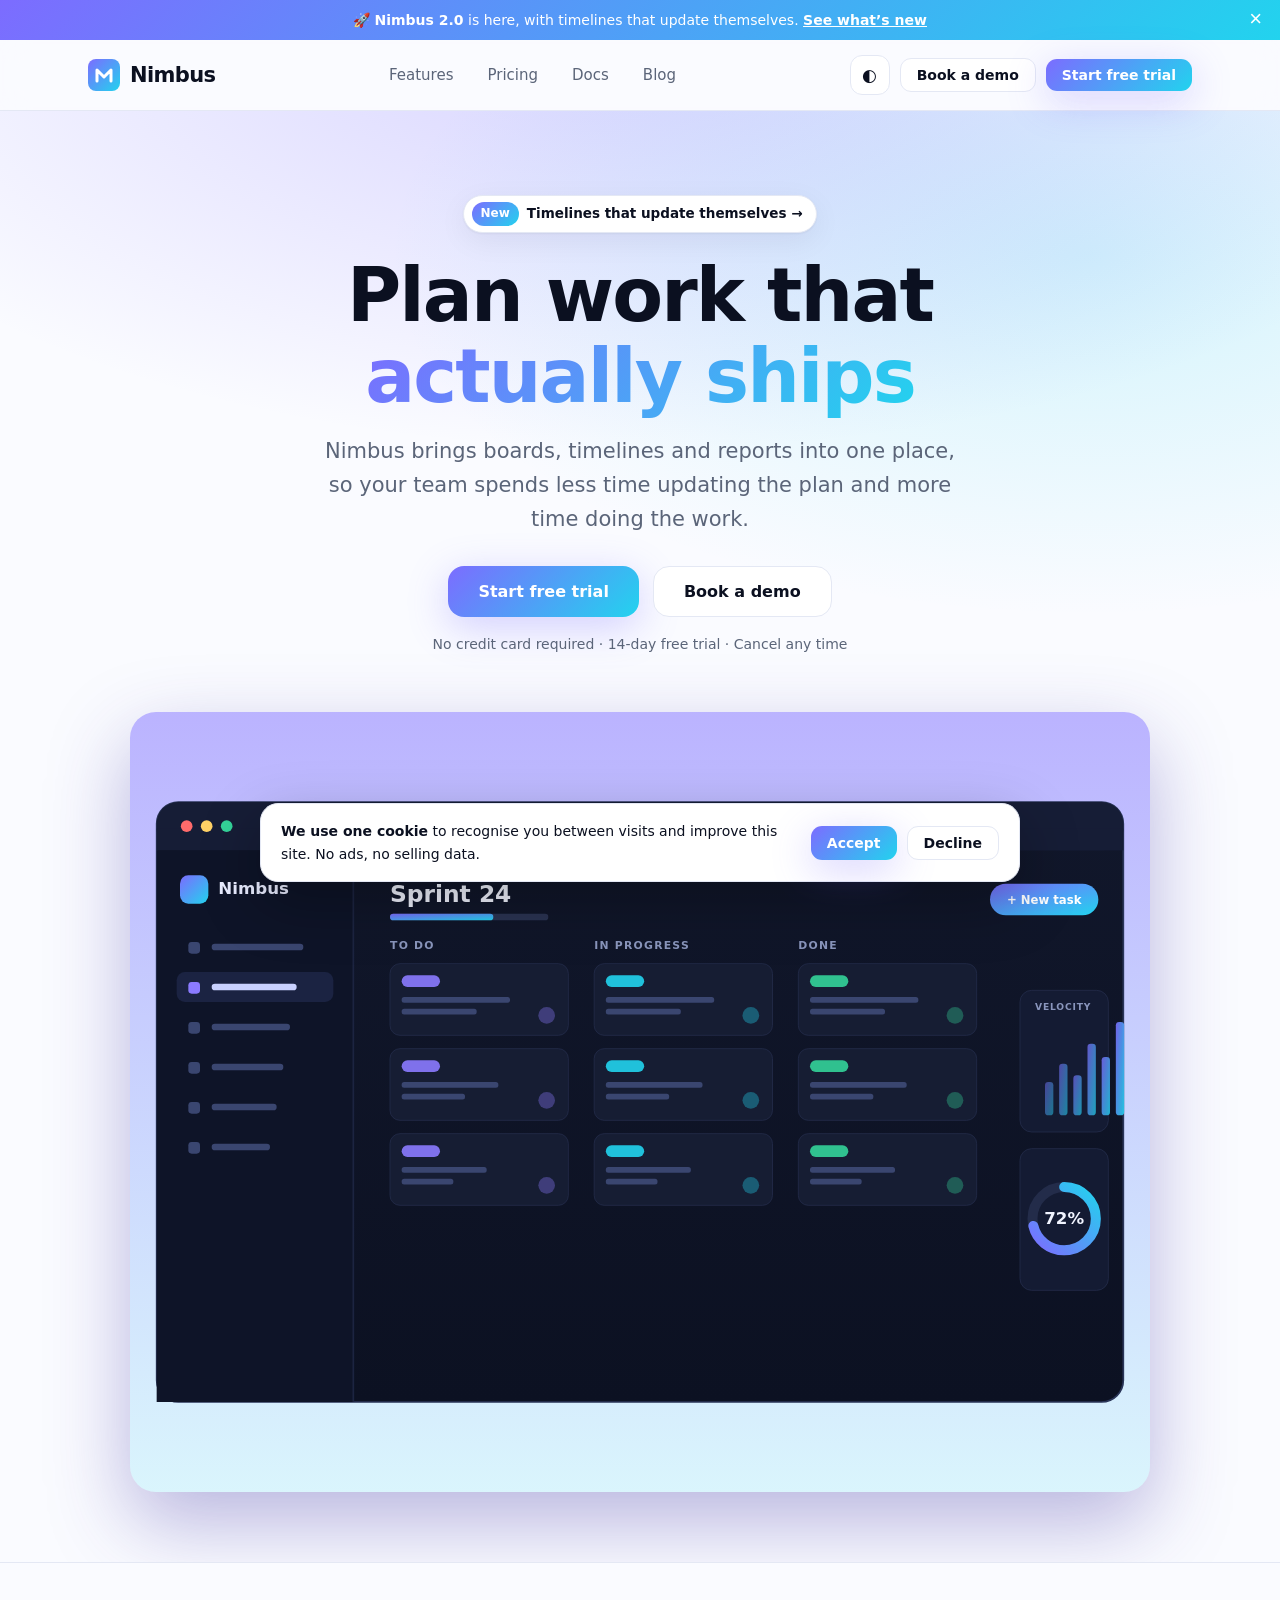
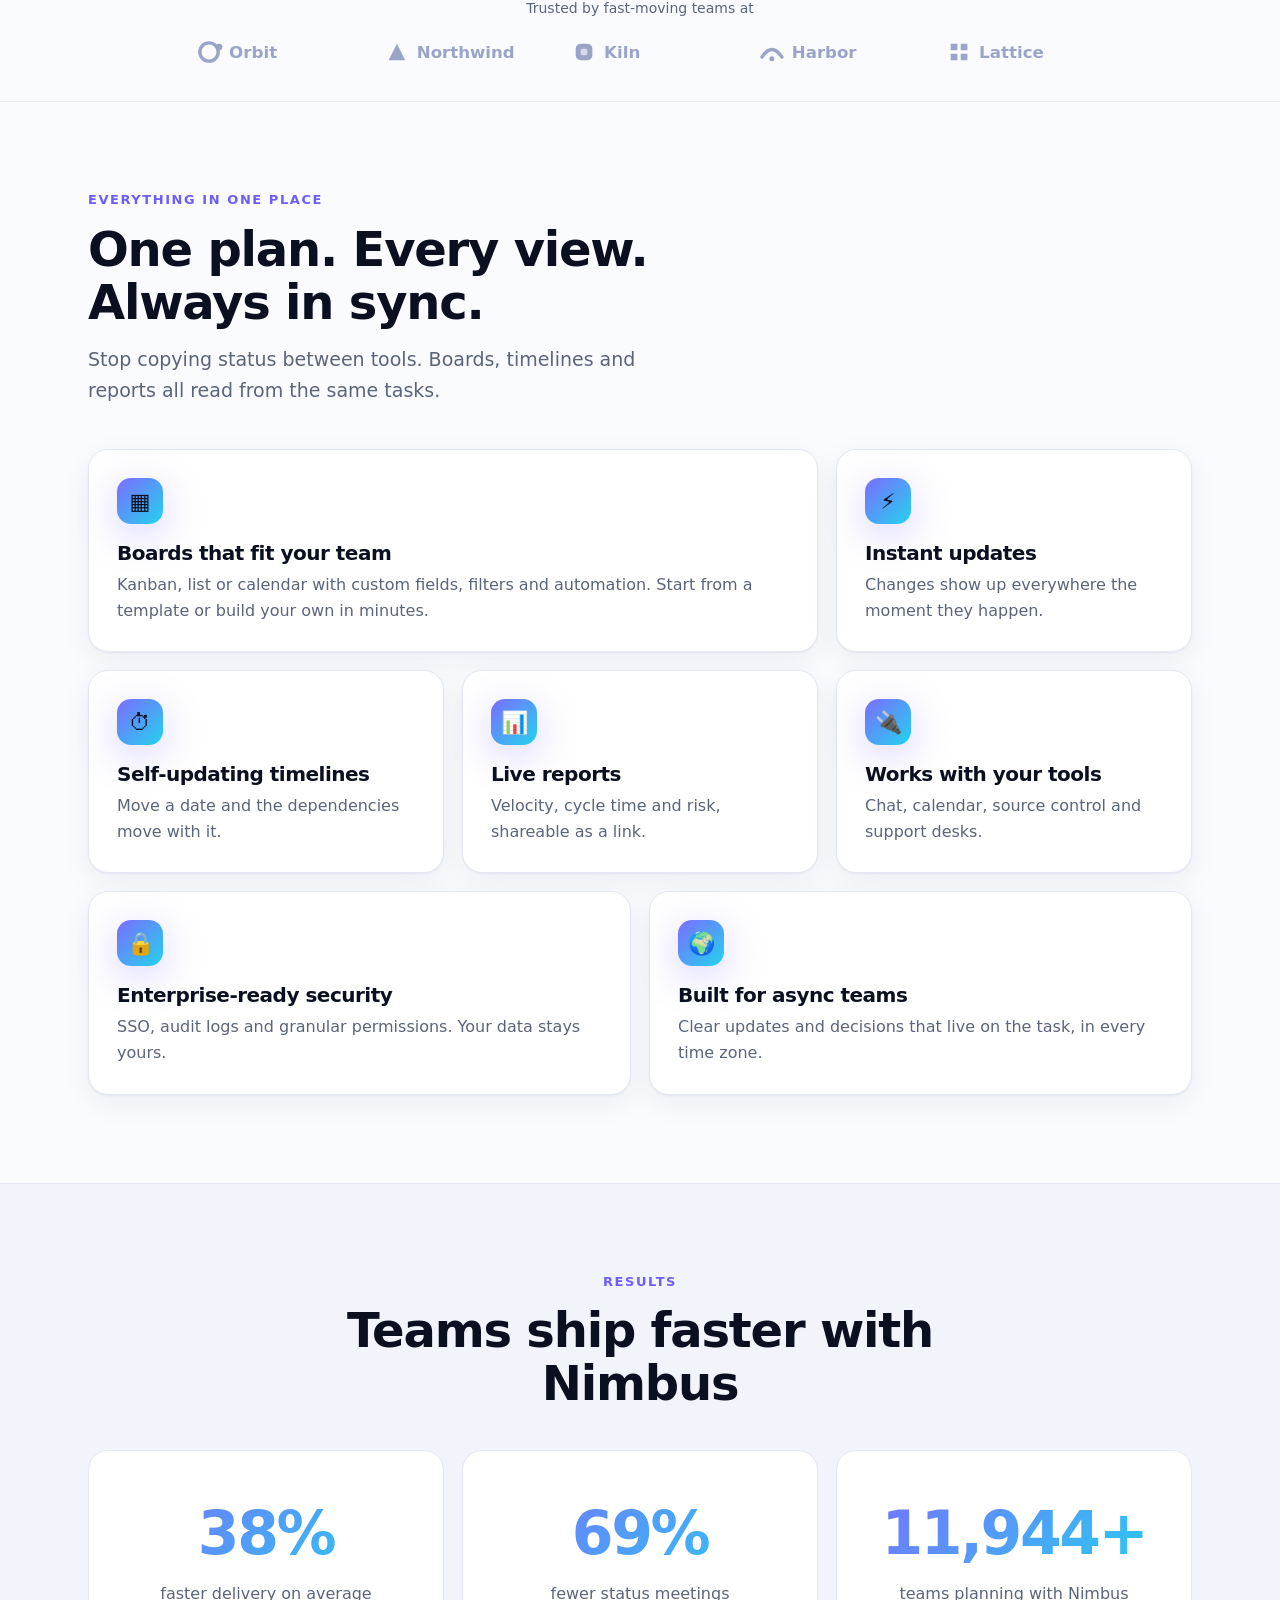
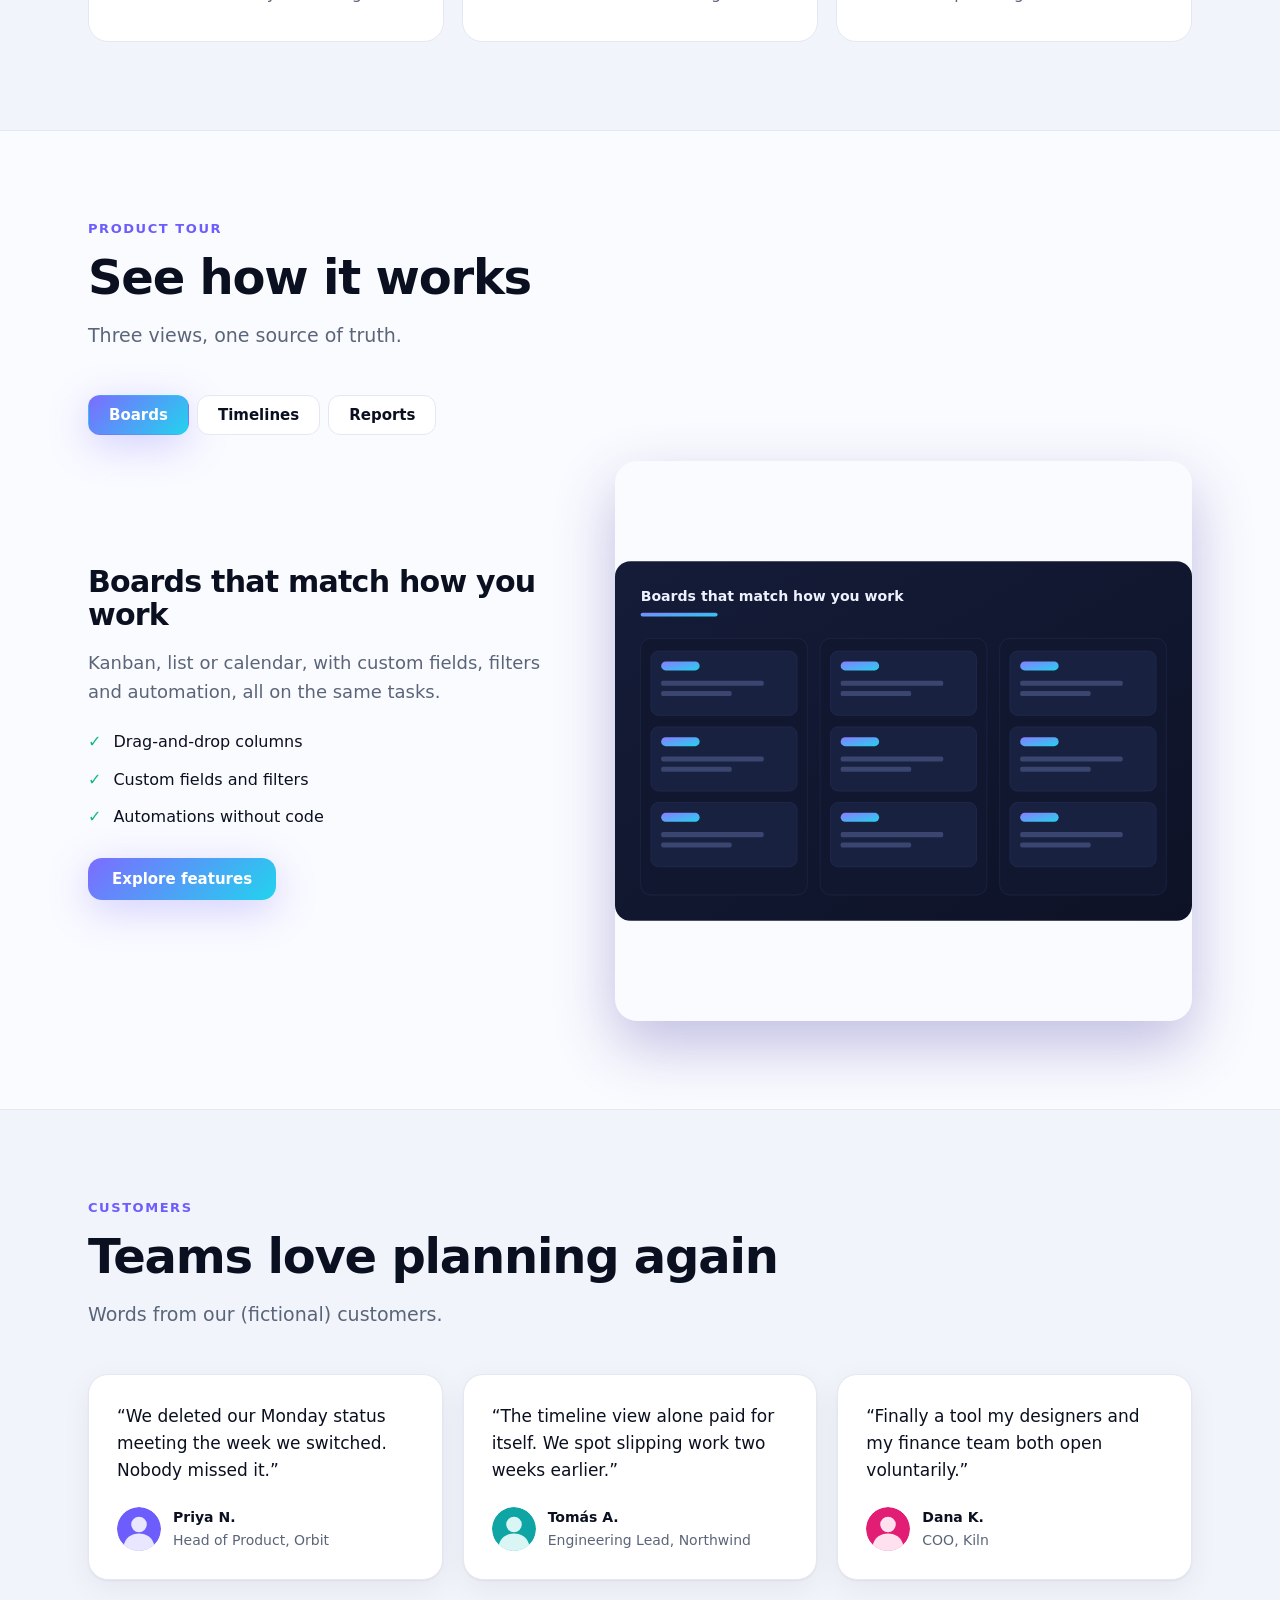
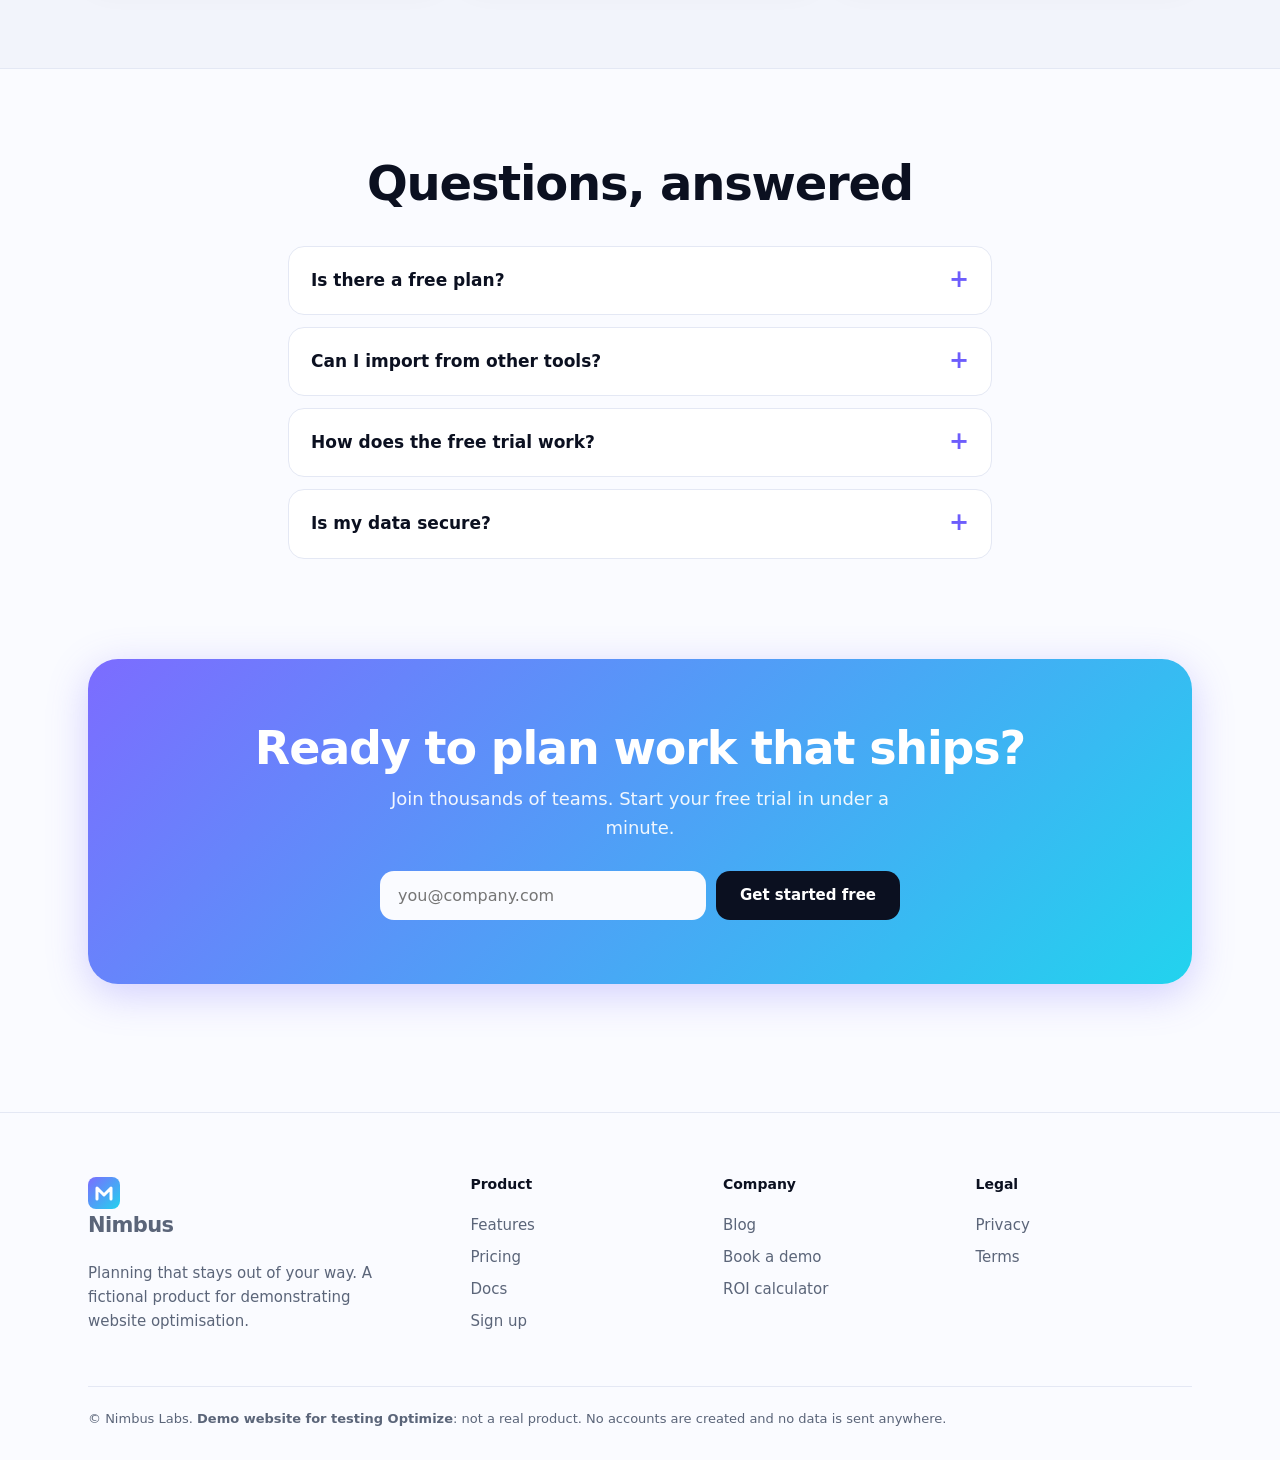
<file: index.html>
<!doctype html>
<html lang="en">
<head>
  <meta charset="utf-8">
  <meta name="viewport" content="width=device-width,initial-scale=1">
  <title>Nimbus | Plan work that actually ships</title>
  <meta name="description" content="Demo website: Nimbus is a fictional planning tool used to test website optimisation.">
  <link rel="icon" href="/assets/img/favicon.svg" type="image/svg+xml">
  <script>try{var t=localStorage.getItem("nimbus_theme");if(t)document.documentElement.setAttribute("data-theme",t)}catch(e){}</script>
  <link rel="stylesheet" href="/assets/css/nimbus.css">
  <!-- Optimize: these two lines must stay as high in <head> as possible (they load the tracking snippet) -->
  <script src="/optimize.config.js"></script>
  <script src="/optimize-snippet.js"></script>
</head>
<body data-page="home">
  <main id="main">
    <section class="hero" id="hero">
      <div class="wrap">
        <span class="pill" id="hero-pill"><b>New</b> Timelines that update themselves →</span>
        <h1 id="hero-title">Plan work that <span class="grad-text">actually ships</span></h1>
        <p class="sub" id="hero-sub">Nimbus brings boards, timelines and reports into one place, so your team spends less time updating the plan and more time doing the work.</p>
        <div class="cta-row">
          <a class="btn lg" id="hero-cta" href="/signup.html">Start free trial</a>
          <a class="btn ghost lg" id="hero-secondary" href="/demo.html">Book a demo</a>
        </div>
        <p class="fine" id="hero-fine">No credit card required · 14-day free trial · Cancel any time</p>
        <div class="frame"><img id="hero-img" src="/assets/img/hero-mockup.svg" alt="The Nimbus board view with columns, tasks and a velocity chart" width="1200" height="760"></div>
      </div>
    </section>

    <div class="logos"><div class="wrap"><p>Trusted by fast-moving teams at</p>
      <div class="row"><img src="/assets/img/logo-orbit.svg" alt="Orbit" width="105" height="30"><img src="/assets/img/logo-northwind.svg" alt="Northwind" width="140" height="30"><img src="/assets/img/logo-kiln.svg" alt="Kiln" width="85" height="30"><img src="/assets/img/logo-harbor.svg" alt="Harbor" width="115" height="30"><img src="/assets/img/logo-lattice.svg" alt="Lattice" width="115" height="30"></div></div></div>

    <section class="block" id="features">
      <div class="wrap">
        <span class="eyebrow">Everything in one place</span>
        <h2 class="title" id="features-title">One plan. Every view. Always in sync.</h2>
        <p class="lead">Stop copying status between tools. Boards, timelines and reports all read from the same tasks.</p>
        <div class="bento">
          <div class="tile s4 reveal"><div class="ic">▦</div><h3>Boards that fit your team</h3><p>Kanban, list or calendar with custom fields, filters and automation. Start from a template or build your own in minutes.</p></div>
          <div class="tile s2 reveal"><div class="ic">⚡</div><h3>Instant updates</h3><p>Changes show up everywhere the moment they happen.</p></div>
          <div class="tile s2 reveal"><div class="ic">⏱</div><h3>Self-updating timelines</h3><p>Move a date and the dependencies move with it.</p></div>
          <div class="tile s2 reveal"><div class="ic">📊</div><h3>Live reports</h3><p>Velocity, cycle time and risk, shareable as a link.</p></div>
          <div class="tile s2 reveal"><div class="ic">🔌</div><h3>Works with your tools</h3><p>Chat, calendar, source control and support desks.</p></div>
          <div class="tile s3 reveal"><div class="ic">🔒</div><h3>Enterprise-ready security</h3><p>SSO, audit logs and granular permissions. Your data stays yours.</p></div>
          <div class="tile s3 reveal"><div class="ic">🌍</div><h3>Built for async teams</h3><p>Clear updates and decisions that live on the task, in every time zone.</p></div>
        </div>
      </div>
    </section>

    <section class="block alt" id="stats-section">
      <div class="wrap center"><span class="eyebrow">Results</span><h2 class="title">Teams ship faster with Nimbus</h2>
        <div class="stats" style="margin-top:40px">
          <div class="stat"><b data-count="38" data-suffix="%">0</b><span class="muted">faster delivery on average</span></div>
          <div class="stat"><b data-count="70" data-suffix="%">0</b><span class="muted">fewer status meetings</span></div>
          <div class="stat"><b data-count="12000" data-suffix="+">0</b><span class="muted">teams planning with Nimbus</span></div>
        </div></div>
    </section>

    <section class="block" id="tour">
      <div class="wrap">
        <span class="eyebrow">Product tour</span><h2 class="title">See how it works</h2><p class="lead">Three views, one source of truth.</p>
        <div class="tabs" role="tablist" aria-label="Product tour"><button class="tab" role="tab" aria-selected="true">Boards</button><button class="tab" role="tab" aria-selected="false">Timelines</button><button class="tab" role="tab" aria-selected="false">Reports</button></div>
        <div class="tour">
          <div><h3 id="tour-title" style="font-size:30px"></h3><p id="tour-text" class="muted" style="font-size:18px"></p><ul id="tour-list"></ul><p style="margin-top:28px"><a class="btn" href="/features.html" id="tour-cta">Explore features</a></p></div>
          <img id="tour-img" src="/assets/img/tour-board.svg" alt="" width="900" height="560">
        </div>
      </div>
    </section>

    <section class="block alt" id="customers">
      <div class="wrap"><span class="eyebrow">Customers</span><h2 class="title">Teams love planning again</h2><p class="lead">Words from our (fictional) customers.</p>
        <div class="quotes">
          <figure class="quote"><p>“We deleted our Monday status meeting the week we switched. Nobody missed it.”</p><div class="who"><img src="/assets/img/avatar-1.svg" alt="" width="44" height="44"><span><b>Priya N.</b><br><span class="muted">Head of Product, Orbit</span></span></div></figure>
          <figure class="quote"><p>“The timeline view alone paid for itself. We spot slipping work two weeks earlier.”</p><div class="who"><img src="/assets/img/avatar-2.svg" alt="" width="44" height="44"><span><b>Tomás A.</b><br><span class="muted">Engineering Lead, Northwind</span></span></div></figure>
          <figure class="quote"><p>“Finally a tool my designers and my finance team both open voluntarily.”</p><div class="who"><img src="/assets/img/avatar-3.svg" alt="" width="44" height="44"><span><b>Dana K.</b><br><span class="muted">COO, Kiln</span></span></div></figure>
        </div></div>
    </section>

    <section class="block" id="faq">
      <div class="wrap narrow"><h2 class="title center" style="margin-inline:auto">Questions, answered</h2><div style="margin-top:36px">
        <details class="faq"><summary>Is there a free plan?</summary><p>Yes. Starter is free for up to 5 people, forever.</p></details>
        <details class="faq"><summary>Can I import from other tools?</summary><p>You can import boards and tasks from CSV and the most popular planning tools in a few clicks.</p></details>
        <details class="faq"><summary>How does the free trial work?</summary><p>14 days of every feature, no credit card. We remind you before it ends.</p></details>
        <details class="faq"><summary>Is my data secure?</summary><p>Data is encrypted in transit and at rest, with SSO and audit logs on higher plans. (Demo copy.)</p></details></div></div>
    </section>

    <section class="block" style="padding-top:0">
      <div class="wrap"><div class="cta-band">
        <h2 id="cta-title">Ready to plan work that ships?</h2><p>Join thousands of teams. Start your free trial in under a minute.</p>
        <!-- An Optimize campaign set to "inline" with selector #lead-slot can replace this form. -->
        <div id="lead-slot"><form id="lead-form"><input id="lead-email" type="email" placeholder="you@company.com" aria-label="Work email" required><button class="btn" type="submit" id="lead-submit">Get started free</button></form></div>
      </div></div>
    </section>
  </main>
  <script src="/assets/js/posts.js"></script>
  <script src="/assets/js/nimbus.js"></script>
</body>
</html>
</file>
<file: assets/css/nimbus.css>
:root {
  --bg: #fafbff; --surface: #ffffff; --surface-2: #f2f4fb; --line: #e4e8f4; --ink: #0b1020; --muted: #5b6579;
  --brand: #6d5dfc; --brand-2: #22d3ee; --brand-ink: #ffffff; --ok: #12b886; --warn: #f59e0b;
  --grad: linear-gradient(135deg, #7c6cff 0%, #22d3ee 100%);
  --glow: 0 10px 40px rgba(109, 93, 252, .28);
  --radius: 20px; --shadow: 0 1px 2px rgba(11, 16, 32, .05), 0 8px 30px rgba(11, 16, 32, .06);
  --sans: Inter, system-ui, -apple-system, "Segoe UI", Roboto, "Helvetica Neue", Arial, sans-serif;
  --mono: ui-monospace, SFMono-Regular, Menlo, Consolas, monospace; color-scheme: light;
}
@media (prefers-color-scheme: dark) { :root:not([data-theme="light"]) { --bg: #0a0e1a; --surface: #111729; --surface-2: #161d33; --line: #232c4a; --ink: #eef1ff; --muted: #96a1c2; --shadow: 0 1px 2px rgba(0, 0, 0, .4), 0 8px 30px rgba(0, 0, 0, .35); color-scheme: dark; } }
:root[data-theme="dark"] { --bg: #0a0e1a; --surface: #111729; --surface-2: #161d33; --line: #232c4a; --ink: #eef1ff; --muted: #96a1c2; --shadow: 0 1px 2px rgba(0, 0, 0, .4), 0 8px 30px rgba(0, 0, 0, .35); color-scheme: dark; }

* { box-sizing: border-box; }
html { scroll-behavior: smooth; }
body { margin: 0; font: 16px/1.6 var(--sans); color: var(--ink); background: var(--bg); -webkit-font-smoothing: antialiased; }
img { max-width: 100%; display: block; } a { color: inherit; }
h1, h2, h3 { line-height: 1.1; letter-spacing: -.025em; margin: 0; }
:focus-visible { outline: 3px solid var(--brand-2); outline-offset: 2px; border-radius: 6px; }
.skip { position: absolute; left: -999px; top: 0; background: var(--brand); color: #fff; padding: 10px 16px; z-index: 200; } .skip:focus { left: 8px; top: 8px; }
.wrap { max-width: 1160px; margin: 0 auto; padding: 0 28px; } .narrow { max-width: 760px; }
.muted { color: var(--muted); } .center { text-align: center; } .mono { font-family: var(--mono); }
.grad-text { background: var(--grad); -webkit-background-clip: text; background-clip: text; color: transparent; }

/* announcement + header */
.announce { background: var(--grad); color: #fff; font-size: 14px; text-align: center; padding: 9px 44px; position: relative; }
.announce a { font-weight: 700; text-decoration: underline; } .announce button { position: absolute; right: 12px; top: 5px; background: none; border: 0; color: #fff; font-size: 22px; cursor: pointer; }
header.site { position: sticky; top: 0; z-index: 50; background: color-mix(in srgb, var(--bg) 82%, transparent); backdrop-filter: saturate(160%) blur(14px); border-bottom: 1px solid var(--line); }
header.site .wrap { display: flex; align-items: center; justify-content: space-between; height: 70px; gap: 20px; }
.logo { display: flex; align-items: center; gap: 10px; font-weight: 800; font-size: 21px; letter-spacing: -.03em; text-decoration: none; } .logo img { width: 32px; height: 32px; }
nav.main { display: flex; align-items: center; gap: 6px; } nav.main a.nav { text-decoration: none; padding: 8px 14px; border-radius: 10px; color: var(--muted); font-size: 15px; font-weight: 500; }
nav.main a.nav:hover, nav.main a.nav[aria-current="page"] { color: var(--ink); background: var(--surface-2); }
.actions { display: flex; align-items: center; gap: 10px; }
.icon-btn { width: 40px; height: 40px; border-radius: 12px; border: 1px solid var(--line); background: var(--surface); color: var(--ink); cursor: pointer; font-size: 17px; }
.menu-btn { display: none; }

/* buttons */
.btn { display: inline-flex; align-items: center; justify-content: center; gap: 8px; background: var(--grad); color: #fff; padding: 12px 24px; border-radius: 14px; border: 0; font: 600 15px var(--sans); cursor: pointer; text-decoration: none; box-shadow: var(--glow); transition: transform .15s, box-shadow .15s, opacity .15s; }
.btn:hover { transform: translateY(-2px); box-shadow: 0 14px 44px rgba(109, 93, 252, .4); }
.btn.ghost { background: var(--surface); color: var(--ink); border: 1px solid var(--line); box-shadow: none; } .btn.ghost:hover { border-color: var(--brand); box-shadow: none; }
.btn.lg { padding: 15px 30px; font-size: 16px; border-radius: 16px; } .btn.sm { padding: 8px 16px; font-size: 14px; border-radius: 11px; } .btn.block { width: 100%; }
.btn[disabled] { opacity: .55; cursor: not-allowed; transform: none; }

/* hero */
.hero { position: relative; overflow: hidden; padding: 84px 0 70px; text-align: center; background: radial-gradient(900px 420px at 50% -80px, rgba(124, 108, 255, .28), transparent), radial-gradient(700px 360px at 85% 10%, rgba(34, 211, 238, .18), transparent); }
.pill { display: inline-flex; gap: 8px; align-items: center; border: 1px solid var(--line); background: var(--surface); padding: 6px 14px 6px 8px; border-radius: 99px; font-size: 13.5px; font-weight: 600; box-shadow: var(--shadow); }
.pill b { background: var(--grad); color: #fff; padding: 2px 9px; border-radius: 99px; font-size: 12px; }
.hero h1 { font-size: clamp(40px, 6.2vw, 74px); margin: 22px auto 18px; max-width: 880px; }
.hero p.sub { font-size: clamp(17px, 2vw, 21px); color: var(--muted); max-width: 640px; margin: 0 auto 30px; }
.hero .cta-row { display: flex; gap: 14px; justify-content: center; flex-wrap: wrap; } .hero .fine { font-size: 14px; color: var(--muted); margin-top: 16px; }
.frame { margin: 56px auto 0; max-width: 1020px; border-radius: 26px; padding: 10px; background: linear-gradient(180deg, rgba(124, 108, 255, .5), rgba(34, 211, 238, .15)); box-shadow: 0 30px 80px rgba(60, 50, 160, .35); }
.frame img { border-radius: 18px; width: 100%; }

/* sections */
section.block { padding: 88px 0; } section.block.alt { background: var(--surface-2); border-block: 1px solid var(--line); }
.eyebrow { font-size: 13px; font-weight: 700; letter-spacing: .12em; text-transform: uppercase; color: var(--brand); margin-bottom: 12px; display: block; }
h2.title { font-size: clamp(30px, 4vw, 48px); max-width: 720px; } .lead { color: var(--muted); font-size: 19px; max-width: 620px; margin: 16px 0 44px; } .center .lead, .center h2.title { margin-inline: auto; }
.logos { padding: 34px 0; border-block: 1px solid var(--line); } .logos p { text-align: center; margin: 0 0 18px; font-size: 14px; color: var(--muted); }
.logos .row { display: flex; gap: 46px; justify-content: center; align-items: center; flex-wrap: wrap; opacity: .85; } .logos img { height: 30px; width: auto; }
.bento { display: grid; grid-template-columns: repeat(6, 1fr); gap: 18px; }
.tile { background: var(--surface); border: 1px solid var(--line); border-radius: var(--radius); padding: 28px; box-shadow: var(--shadow); transition: transform .2s, border-color .2s; } .tile:hover { transform: translateY(-3px); border-color: var(--brand); }
.tile.s2 { grid-column: span 2; } .tile.s3 { grid-column: span 3; } .tile.s4 { grid-column: span 4; }
.tile .ic { width: 46px; height: 46px; border-radius: 14px; background: var(--grad); display: grid; place-items: center; font-size: 22px; margin-bottom: 18px; box-shadow: var(--glow); }
.tile h3 { font-size: 20px; margin-bottom: 8px; } .tile p { margin: 0; color: var(--muted); }
.stats { display: grid; grid-template-columns: repeat(3, 1fr); gap: 18px; text-align: center; }
.stat { padding: 34px 20px; border-radius: var(--radius); background: var(--surface); border: 1px solid var(--line); } .stat b { display: block; font-size: clamp(40px, 5vw, 60px); letter-spacing: -.04em; background: var(--grad); -webkit-background-clip: text; background-clip: text; color: transparent; }
.tabs { display: flex; gap: 8px; margin-bottom: 26px; flex-wrap: wrap; } .tab { border: 1px solid var(--line); background: var(--surface); color: var(--ink); padding: 10px 20px; border-radius: 12px; font: 600 15px var(--sans); cursor: pointer; }
.tab[aria-selected="true"] { background: var(--grad); color: #fff; border-color: transparent; box-shadow: var(--glow); }
.tour { display: grid; grid-template-columns: .9fr 1.1fr; gap: 54px; align-items: center; } .tour img { border-radius: 22px; box-shadow: 0 24px 60px rgba(60, 50, 160, .3); width: 100%; }
.tour ul { padding: 0; list-style: none; display: grid; gap: 12px; margin: 22px 0 0; } .tour li { display: flex; gap: 12px; } .tour li::before { content: "✓"; color: var(--ok); font-weight: 800; }
.quotes { display: grid; grid-template-columns: repeat(3, 1fr); gap: 20px; } .quote { background: var(--surface); border: 1px solid var(--line); border-radius: var(--radius); padding: 28px; margin: 0; box-shadow: var(--shadow); }
.quote p { margin: 0 0 22px; font-size: 17px; } .quote .who { display: flex; gap: 12px; align-items: center; font-size: 14px; } .quote img { width: 44px; height: 44px; border-radius: 50%; }
details.faq { background: var(--surface); border: 1px solid var(--line); border-radius: 16px; padding: 4px 22px; margin-bottom: 12px; }
details.faq summary { cursor: pointer; font-weight: 600; font-size: 17px; padding: 16px 0; list-style: none; display: flex; justify-content: space-between; } details.faq summary::after { content: "+"; color: var(--brand); font-size: 24px; line-height: 1; } details.faq[open] summary::after { content: "–"; } details.faq p { margin: 0 0 18px; color: var(--muted); }
.cta-band { background: var(--grad); color: #fff; border-radius: 30px; padding: 64px 48px; text-align: center; box-shadow: var(--glow); position: relative; overflow: hidden; }
.cta-band h2 { font-size: clamp(30px, 4vw, 46px); margin-bottom: 12px; } .cta-band p { margin: 0 auto 28px; max-width: 540px; opacity: .92; font-size: 18px; }
#lead-slot form { display: flex; gap: 10px; max-width: 520px; margin: 0 auto; flex-wrap: wrap; justify-content: center; }
#lead-slot input { flex: 1; min-width: 220px; padding: 15px 18px; border-radius: 14px; border: 0; font: 16px var(--sans); } #lead-slot .btn { background: #0b1020; box-shadow: none; } #lead-slot .thanks { font-weight: 700; font-size: 18px; }

/* pricing */
.billing { display: inline-flex; align-items: center; gap: 14px; margin-bottom: 38px; font-weight: 600; } .billing .save { background: rgba(18, 184, 134, .14); color: var(--ok); padding: 3px 10px; border-radius: 99px; font-size: 13px; }
.switch { position: relative; width: 56px; height: 30px; border-radius: 99px; border: 0; background: var(--line); cursor: pointer; padding: 0; } .switch::after { content: ""; position: absolute; top: 3px; left: 3px; width: 24px; height: 24px; border-radius: 50%; background: #fff; box-shadow: 0 2px 6px rgba(0, 0, 0, .25); transition: transform .2s; }
.switch[aria-checked="true"] { background: var(--grad); } .switch[aria-checked="true"]::after { transform: translateX(26px); }
.plans { display: grid; grid-template-columns: repeat(3, 1fr); gap: 20px; align-items: stretch; }
.plan { background: var(--surface); border: 1px solid var(--line); border-radius: 24px; padding: 34px; display: flex; flex-direction: column; box-shadow: var(--shadow); position: relative; }
.plan.featured { border: 2px solid transparent; background: linear-gradient(var(--surface), var(--surface)) padding-box, var(--grad) border-box; box-shadow: var(--glow); }
.plan .badge { position: absolute; top: -13px; left: 50%; transform: translateX(-50%); background: var(--grad); color: #fff; font-size: 12px; font-weight: 700; padding: 5px 14px; border-radius: 99px; letter-spacing: .06em; }
.plan h3 { font-size: 22px; } .plan .price { font-size: 52px; font-weight: 800; letter-spacing: -.04em; margin: 16px 0 2px; } .plan .price small { font-size: 16px; font-weight: 500; color: var(--muted); letter-spacing: 0; }
.plan ul { list-style: none; padding: 0; margin: 22px 0 28px; display: grid; gap: 11px; flex: 1; } .plan li { display: flex; gap: 10px; } .plan li::before { content: "✓"; color: var(--ok); font-weight: 800; }
table.compare { width: 100%; border-collapse: collapse; background: var(--surface); border: 1px solid var(--line); border-radius: 18px; overflow: hidden; } .compare th, .compare td { padding: 14px 18px; border-bottom: 1px solid var(--line); text-align: center; } .compare th:first-child, .compare td:first-child { text-align: left; } .compare thead th { background: var(--surface-2); } .compare tr:last-child td { border: 0; }

/* forms */
.card-form { background: var(--surface); border: 1px solid var(--line); border-radius: 24px; padding: 38px; box-shadow: var(--shadow); }
.field { margin-bottom: 18px; } .field label { display: block; font-weight: 600; font-size: 14px; margin-bottom: 7px; }
input[type=text], input[type=email], input[type=number], input[type=date], select, textarea { width: 100%; padding: 13px 15px; border-radius: 12px; border: 1px solid var(--line); background: var(--bg); color: var(--ink); font: 16px var(--sans); }
input:focus, select:focus, textarea:focus { outline: 3px solid color-mix(in srgb, var(--brand) 40%, transparent); border-color: var(--brand); }
.steps { display: flex; gap: 10px; margin-bottom: 28px; } .steps span { flex: 1; height: 6px; border-radius: 4px; background: var(--line); } .steps span.on { background: var(--grad); }
.radio-cards { display: grid; gap: 12px; } .radio-card { display: flex; gap: 14px; align-items: center; border: 1.5px solid var(--line); border-radius: 16px; padding: 16px 18px; cursor: pointer; } .radio-card:has(input:checked) { border-color: var(--brand); background: color-mix(in srgb, var(--brand) 8%, transparent); }
.radio-card input { accent-color: var(--brand); width: 18px; height: 18px; } .radio-card b { display: block; } .radio-card small { color: var(--muted); }
.notice { background: color-mix(in srgb, var(--warn) 12%, transparent); border: 1px solid color-mix(in srgb, var(--warn) 40%, transparent); border-radius: 14px; padding: 12px 16px; font-size: 14px; margin-bottom: 22px; }
.calc { display: grid; grid-template-columns: 1fr 1fr; gap: 28px; align-items: center; } .calc .out { background: var(--grad); color: #fff; border-radius: 22px; padding: 34px; text-align: center; box-shadow: var(--glow); } .calc .out b { display: block; font-size: 54px; letter-spacing: -.04em; }
input[type=range] { width: 100%; accent-color: var(--brand); }

/* blog */
.posts { display: grid; grid-template-columns: repeat(3, 1fr); gap: 24px; } .post-card { background: var(--surface); border: 1px solid var(--line); border-radius: var(--radius); overflow: hidden; text-decoration: none; display: block; box-shadow: var(--shadow); transition: transform .2s; } .post-card:hover { transform: translateY(-4px); }
.post-card .body { padding: 22px; } .post-card h3 { font-size: 20px; margin: 8px 0; } .tag { font-size: 12px; font-weight: 700; letter-spacing: .08em; text-transform: uppercase; color: var(--brand); }
article.post { padding: 56px 0 30px; } article.post h1 { font-size: clamp(34px, 5vw, 54px); margin: 14px 0 16px; } article.post .cover { border-radius: 24px; margin: 30px 0 38px; width: 100%; } article.post p { font-size: 19px; line-height: 1.75; margin: 0 0 22px; } article.post h2 { font-size: 28px; margin: 38px 0 14px; }
.share { display: flex; gap: 10px; align-items: center; margin: 36px 0; flex-wrap: wrap; } .read-progress { position: fixed; top: 0; left: 0; height: 3px; background: var(--grad); width: 0; z-index: 300; }

/* docs (mini single-page app) */
.docs { display: grid; grid-template-columns: 260px 1fr; gap: 48px; padding: 44px 0 80px; } .docs aside { position: sticky; top: 96px; align-self: start; display: grid; gap: 4px; } .docs aside a { padding: 9px 14px; border-radius: 10px; text-decoration: none; color: var(--muted); font-weight: 500; } .docs aside a:hover { background: var(--surface-2); color: var(--ink); } .docs aside a[aria-current="page"] { background: var(--surface-2); color: var(--brand); font-weight: 700; }
.docs h1 { font-size: 40px; margin-bottom: 14px; } .docs h2 { font-size: 24px; margin: 30px 0 10px; } .docs p, .docs li { color: var(--muted); font-size: 17px; } pre.code { background: #0b1020; color: #dbe4ff; padding: 18px 20px; border-radius: 14px; overflow-x: auto; font: 14px/1.6 var(--mono); }

/* footer, cookie, helper */
footer.site { border-top: 1px solid var(--line); padding: 60px 0 30px; margin-top: 40px; font-size: 15px; } footer.site .cols { display: grid; grid-template-columns: 1.6fr 1fr 1fr 1fr; gap: 36px; } footer.site h4 { margin: 0 0 14px; font-size: 14px; } footer.site a { display: block; padding: 4px 0; color: var(--muted); text-decoration: none; } footer.site a:hover { color: var(--ink); } footer.site .legal { border-top: 1px solid var(--line); margin-top: 38px; padding-top: 22px; color: var(--muted); font-size: 13px; }
#cookie { position: fixed; left: 50%; bottom: 18px; transform: translateX(-50%); z-index: 90; width: min(760px, calc(100% - 28px)); background: var(--surface); border: 1px solid var(--line); border-radius: 18px; box-shadow: 0 20px 60px rgba(0, 0, 0, .28); padding: 16px 20px; display: flex; gap: 18px; align-items: center; flex-wrap: wrap; font-size: 14px; } #cookie p { margin: 0; flex: 1; min-width: 240px; } #cookie .row { display: flex; gap: 10px; }
#demo-ctl { position: fixed; right: 16px; bottom: 16px; z-index: 2147482000; background: #0b1020; color: #e8ecf8; border: 1px solid #2a3558; border-radius: 14px; padding: 14px 16px; width: 280px; font-size: 13px; box-shadow: 0 12px 40px rgba(0, 0, 0, .5); } #demo-ctl .row { display: flex; gap: 8px; margin-top: 10px; flex-wrap: wrap; } #demo-ctl button { background: #1a2240; color: #fff; border: 1px solid #2f3b66; border-radius: 9px; padding: 6px 11px; cursor: pointer; font: inherit; } #demo-ctl .muted { color: #8f9bc4; font-size: 12px; }
#toast { position: fixed; left: 50%; bottom: 28px; transform: translateX(-50%); background: #0b1020; color: #fff; padding: 12px 22px; border-radius: 14px; z-index: 120; box-shadow: 0 10px 30px rgba(0, 0, 0, .3); font-weight: 600; font-size: 15px; display: none; }
.reveal { opacity: 0; transform: translateY(18px); transition: opacity .6s, transform .6s; } .reveal.in { opacity: 1; transform: none; }

@media (max-width: 960px) {
  .bento { grid-template-columns: repeat(2, 1fr); } .tile.s2, .tile.s3, .tile.s4 { grid-column: span 1; } .tile.s4 { grid-column: span 2; }
  .tour, .calc, .docs { grid-template-columns: 1fr; } .plans, .quotes, .posts, .stats { grid-template-columns: 1fr; } footer.site .cols { grid-template-columns: 1fr 1fr; } .docs aside { position: static; grid-auto-flow: column; overflow-x: auto; }
}
@media (max-width: 720px) {
  .wrap { padding: 0 18px; } section.block { padding: 60px 0; } .hero { padding: 56px 0 44px; }
  .menu-btn { display: inline-block; } nav.main { display: none; position: absolute; top: 70px; left: 0; right: 0; background: var(--bg); border-bottom: 1px solid var(--line); flex-direction: column; align-items: stretch; padding: 14px 18px; } nav.main.open { display: flex; } .actions .btn.ghost { display: none; }
  .bento { grid-template-columns: 1fr; } .tile.s4 { grid-column: span 1; } .cta-band { padding: 44px 22px; } .card-form { padding: 24px; } .compare { font-size: 14px; } .compare th, .compare td { padding: 10px 8px; }
}
@media (prefers-reduced-motion: reduce) { * { transition: none !important; scroll-behavior: auto !important; animation: none !important; } .reveal { opacity: 1; transform: none; } }
</file>
